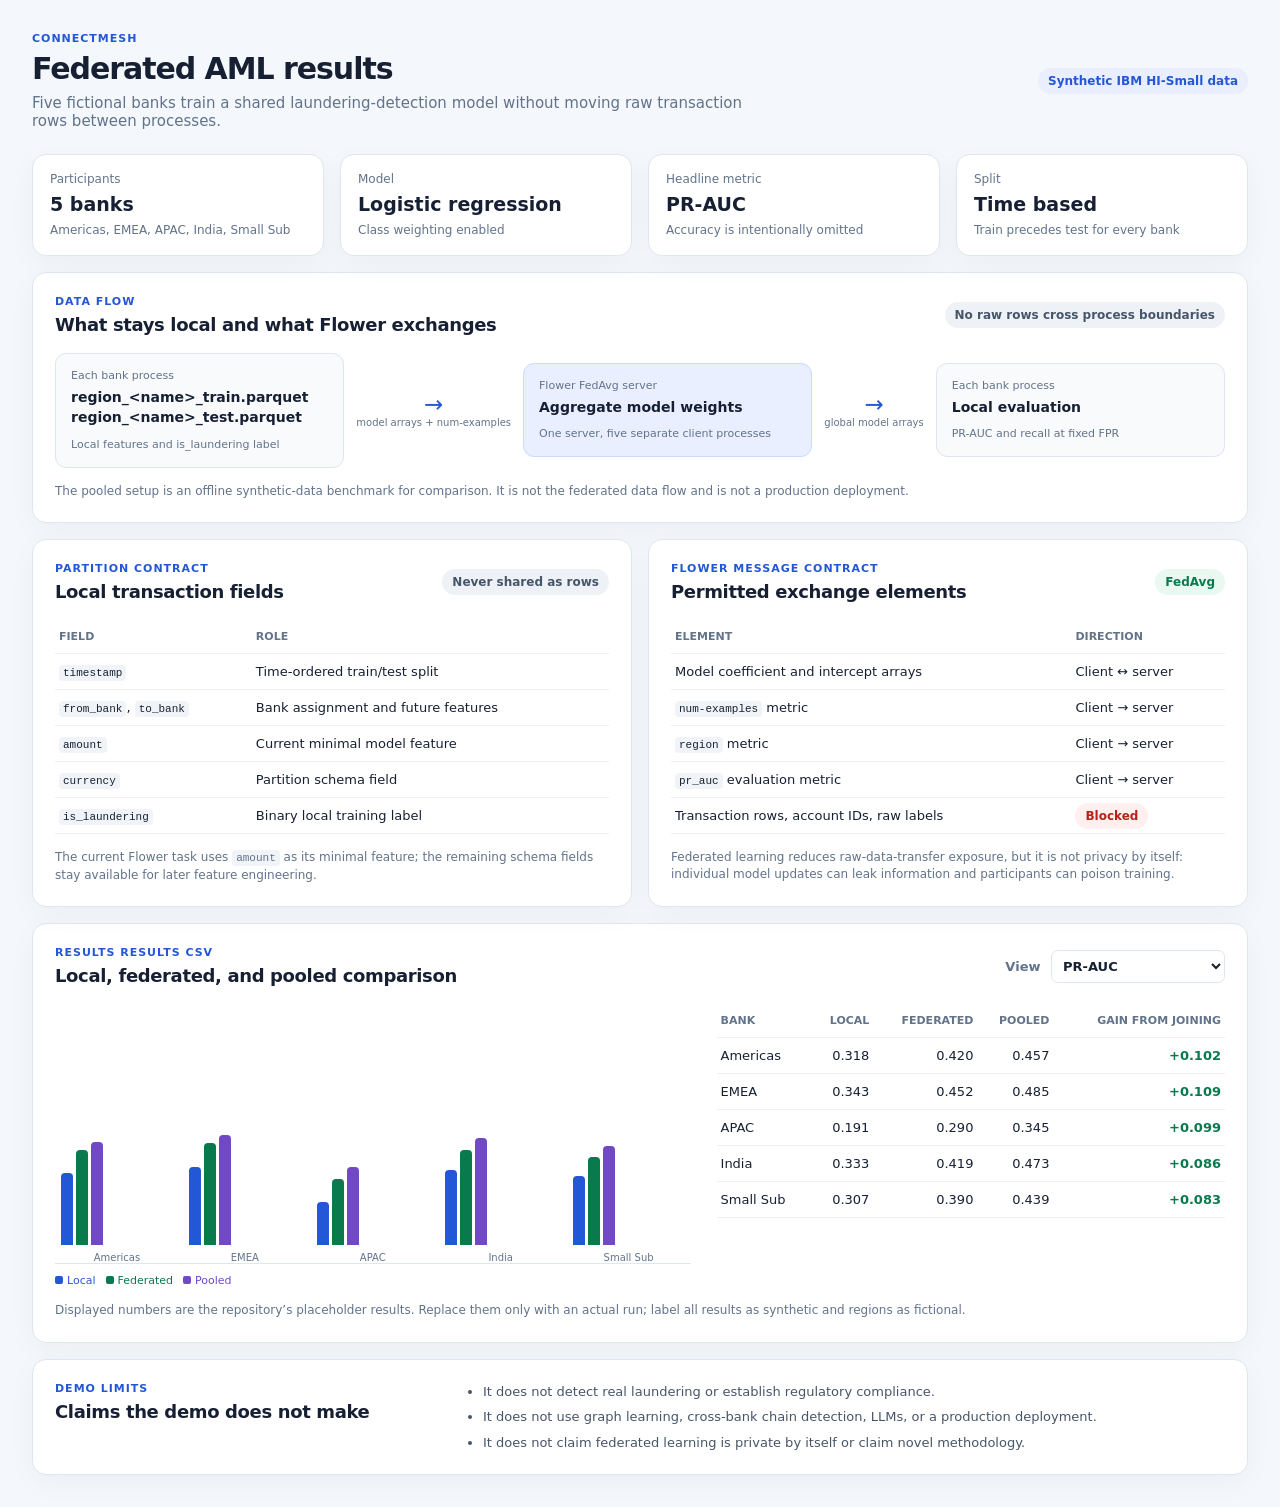
<file: index.html>
<!doctype html>
<html lang="en">
  <head>
    <meta charset="UTF-8" />
    <meta name="viewport" content="width=device-width, initial-scale=1.0" />
    <title>ConnectMesh Federated AML Demo</title>
    <link rel="stylesheet" href="styles.css" />
  </head>
  <body>
    <main class="app-shell">
      <header class="topbar">
        <div>
          <p class="eyebrow">ConnectMesh</p>
          <h1>Federated AML results</h1>
          <p class="subtitle">Five fictional banks train a shared laundering-detection model without moving raw transaction rows between processes.</p>
        </div>
        <span class="pill">Synthetic IBM HI-Small data</span>
      </header>

      <section class="metrics" aria-label="Experiment summary">
        <article><span>Participants</span><strong>5 banks</strong><small>Americas, EMEA, APAC, India, Small Sub</small></article>
        <article><span>Model</span><strong>Logistic regression</strong><small>Class weighting enabled</small></article>
        <article><span>Headline metric</span><strong>PR-AUC</strong><small>Accuracy is intentionally omitted</small></article>
        <article><span>Split</span><strong>Time based</strong><small>Train precedes test for every bank</small></article>
      </section>

      <section class="panel flow-panel">
        <div class="panel-heading"><div><p class="eyebrow">Data flow</p><h2>What stays local and what Flower exchanges</h2></div><span class="local-badge">No raw rows cross process boundaries</span></div>
        <div class="data-flow">
          <div class="flow-box local"><span>Each bank process</span><strong>region_&lt;name&gt;_train.parquet<br />region_&lt;name&gt;_test.parquet</strong><small>Local features and is_laundering label</small></div>
          <div class="arrow">→<small>model arrays + num-examples</small></div>
          <div class="flow-box grid"><span>Flower FedAvg server</span><strong>Aggregate model weights</strong><small>One server, five separate client processes</small></div>
          <div class="arrow">→<small>global model arrays</small></div>
          <div class="flow-box local"><span>Each bank process</span><strong>Local evaluation</strong><small>PR-AUC and recall at fixed FPR</small></div>
        </div>
        <p class="footnote">The pooled setup is an offline synthetic-data benchmark for comparison. It is not the federated data flow and is not a production deployment.</p>
      </section>

      <section class="content-grid">
        <article class="panel">
          <div class="panel-heading"><div><p class="eyebrow">Partition contract</p><h2>Local transaction fields</h2></div><span class="local-badge">Never shared as rows</span></div>
          <table>
            <thead><tr><th>Field</th><th>Role</th></tr></thead>
            <tbody>
              <tr><td><code>timestamp</code></td><td>Time-ordered train/test split</td></tr>
              <tr><td><code>from_bank</code>, <code>to_bank</code></td><td>Bank assignment and future features</td></tr>
              <tr><td><code>amount</code></td><td>Current minimal model feature</td></tr>
              <tr><td><code>currency</code></td><td>Partition schema field</td></tr>
              <tr><td><code>is_laundering</code></td><td>Binary local training label</td></tr>
            </tbody>
          </table>
          <p class="footnote">The current Flower task uses <code>amount</code> as its minimal feature; the remaining schema fields stay available for later feature engineering.</p>
        </article>

        <article class="panel">
          <div class="panel-heading"><div><p class="eyebrow">Flower message contract</p><h2>Permitted exchange elements</h2></div><span class="verified-badge">FedAvg</span></div>
          <table>
            <thead><tr><th>Element</th><th>Direction</th></tr></thead>
            <tbody>
              <tr><td>Model coefficient and intercept arrays</td><td>Client ↔ server</td></tr>
              <tr><td><code>num-examples</code> metric</td><td>Client → server</td></tr>
              <tr><td><code>region</code> metric</td><td>Client → server</td></tr>
              <tr><td><code>pr_auc</code> evaluation metric</td><td>Client → server</td></tr>
              <tr><td>Transaction rows, account IDs, raw labels</td><td><span class="blocked">Blocked</span></td></tr>
            </tbody>
          </table>
          <p class="footnote">Federated learning reduces raw-data-transfer exposure, but it is not privacy by itself: individual model updates can leak information and participants can poison training.</p>
        </article>
      </section>

      <section class="panel results-panel">
        <div class="panel-heading results-heading"><div><p class="eyebrow">results results csv</p><h2>Local, federated, and pooled comparison</h2></div><label>View <select id="metric-selector"><option value="pr_auc">PR-AUC</option><option value="recall_at_fpr">Recall at fixed FPR</option></select></label></div>
        <div class="chart-and-table">
          <div><div id="chart" class="chart" aria-label="Results grouped bar chart"></div><div class="legend"><span class="local">Local</span><span class="federated">Federated</span><span class="pooled">Pooled</span></div></div>
          <div class="table-wrap"><table id="results-table"><thead><tr><th>Bank</th><th>Local</th><th>Federated</th><th>Pooled</th><th>Gain from joining</th></tr></thead><tbody></tbody></table></div>
        </div>
        <p class="footnote">Displayed numbers are the repository’s placeholder results. Replace them only with an actual run; label all results as synthetic and regions as fictional.</p>
      </section>

      <section class="panel limits-panel">
        <div><p class="eyebrow">Demo limits</p><h2>Claims the demo does not make</h2></div>
        <ul><li>It does not detect real laundering or establish regulatory compliance.</li><li>It does not use graph learning, cross-bank chain detection, LLMs, or a production deployment.</li><li>It does not claim federated learning is private by itself or claim novel methodology.</li></ul>
      </section>
    </main>
    <script src="app.js"></script>
  </body>
</html>
</file>
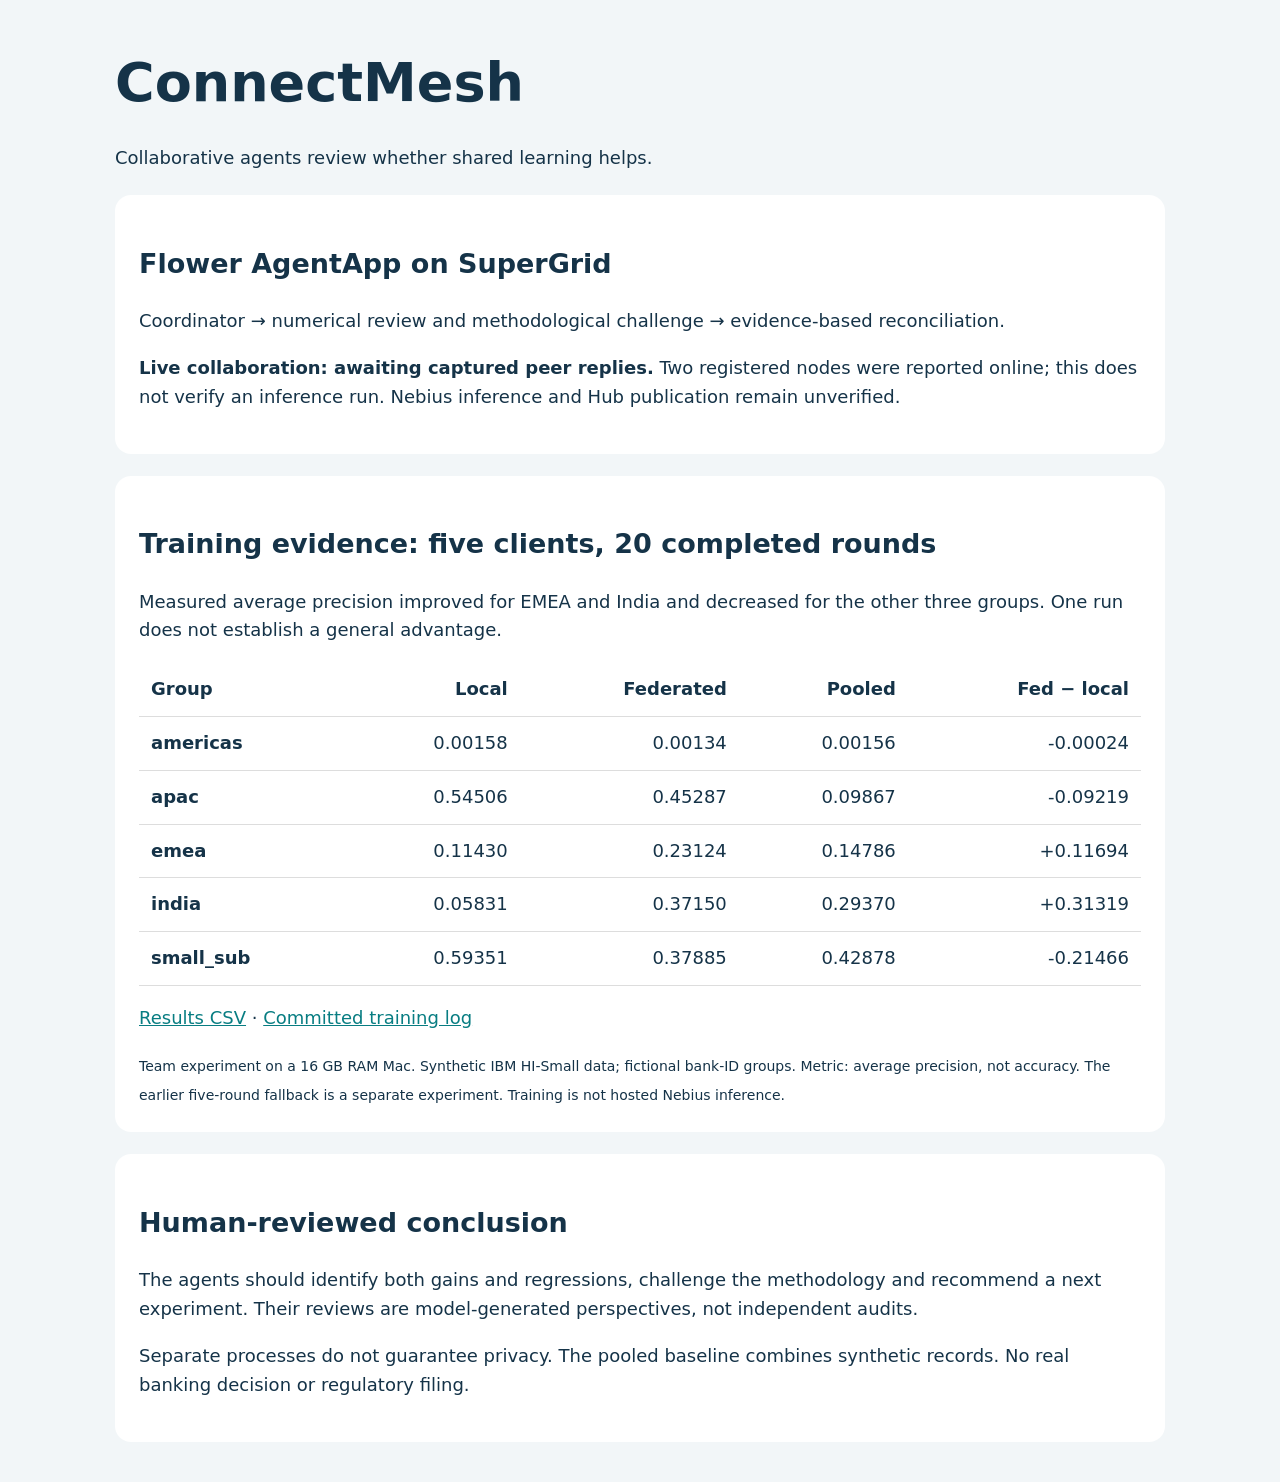
<file: docs/event-demo/index.html>
<!doctype html><html lang="en"><meta charset="utf-8"><meta name="viewport" content="width=device-width, initial-scale=1"><title>ConnectMesh — Agent evidence review</title><style>body{max-width:1050px;margin:40px auto;padding:0 24px;font:18px/1.6 system-ui;background:#f2f6f8;color:#153348}h1{font-size:54px;margin-bottom:0}section{background:white;padding:24px;border-radius:16px;margin:22px 0}table{width:100%;border-collapse:collapse}td,th{padding:12px;text-align:right;border-bottom:1px solid #ddd}th:first-child{text-align:left}a{color:#087d82}.table{overflow:auto}small{font-size:14px}</style><h1>ConnectMesh</h1><p>Collaborative agents review whether shared learning helps.</p><section><h2>Flower AgentApp on SuperGrid</h2><p>Coordinator → numerical review and methodological challenge → evidence-based reconciliation.</p><p><strong>Live collaboration: awaiting captured peer replies.</strong> Two registered nodes were reported online; this does not verify an inference run. Nebius inference and Hub publication remain unverified.</p></section><section><h2>Training evidence: five clients, 20 completed rounds</h2><p>Measured average precision improved for EMEA and India and decreased for the other three groups. One run does not establish a general advantage.</p><div class="table"><table><tr><th>Group</th><th>Local</th><th>Federated</th><th>Pooled</th><th>Fed − local</th></tr><tr><th>americas</th><td>0.00158</td><td>0.00134</td><td>0.00156</td><td>-0.00024</td></tr><tr><th>apac</th><td>0.54506</td><td>0.45287</td><td>0.09867</td><td>-0.09219</td></tr><tr><th>emea</th><td>0.11430</td><td>0.23124</td><td>0.14786</td><td>+0.11694</td></tr><tr><th>india</th><td>0.05831</td><td>0.37150</td><td>0.29370</td><td>+0.31319</td></tr><tr><th>small_sub</th><td>0.59351</td><td>0.37885</td><td>0.42878</td><td>-0.21466</td></tr></table></div><p><a href="results.csv">Results CSV</a> · <a href="https://github.com/Darshmello/ConnectMesh/blob/e74bc0a16dd028cb0f00284c4cf057c81bf002aa/results/runs/2026-09-29_federated_5bank/run.log">Committed training log</a></p><small>Team experiment on a 16 GB RAM Mac. Synthetic IBM HI-Small data; fictional bank-ID groups. Metric: average precision, not accuracy. The earlier five-round fallback is a separate experiment. Training is not hosted Nebius inference.</small></section><section><h2>Human-reviewed conclusion</h2><p>The agents should identify both gains and regressions, challenge the methodology and recommend a next experiment. Their reviews are model-generated perspectives, not independent audits.</p><p>Separate processes do not guarantee privacy. The pooled baseline combines synthetic records. No real banking decision or regulatory filing.</p></section></html>
</file>
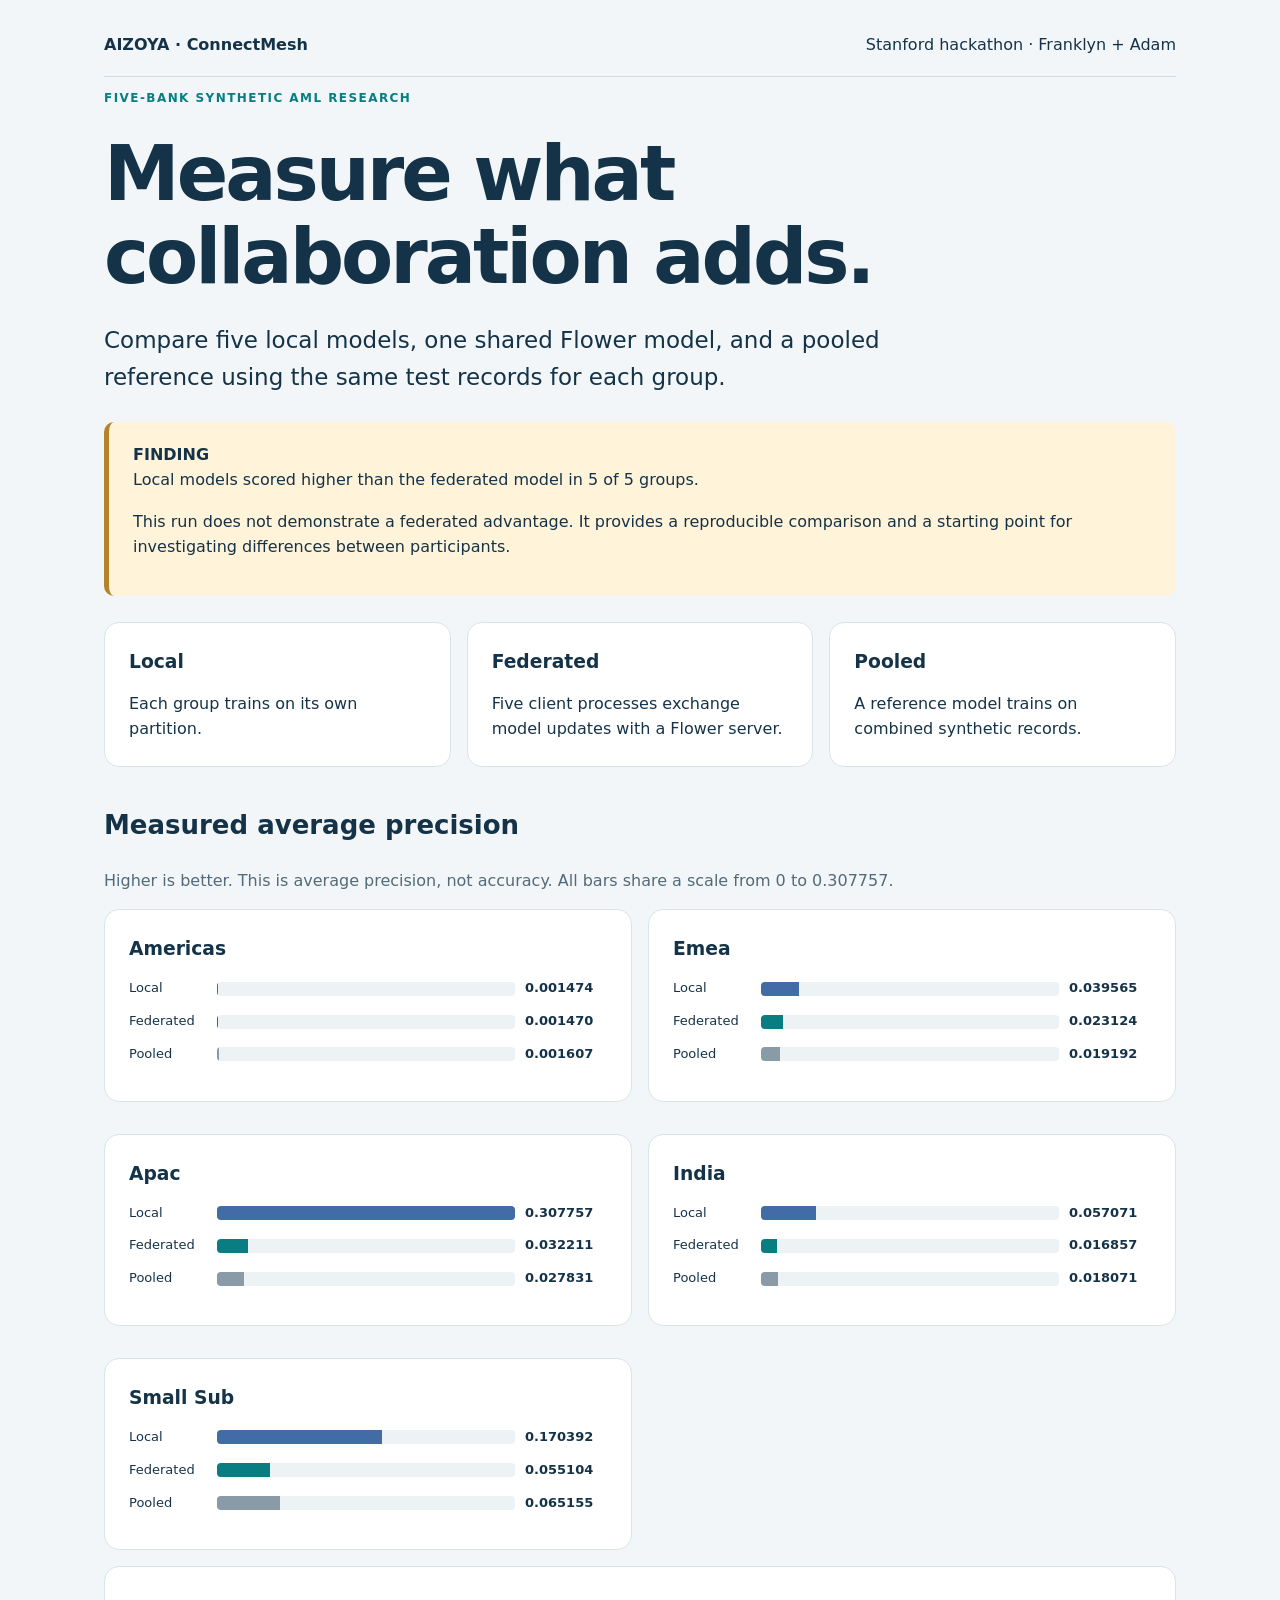
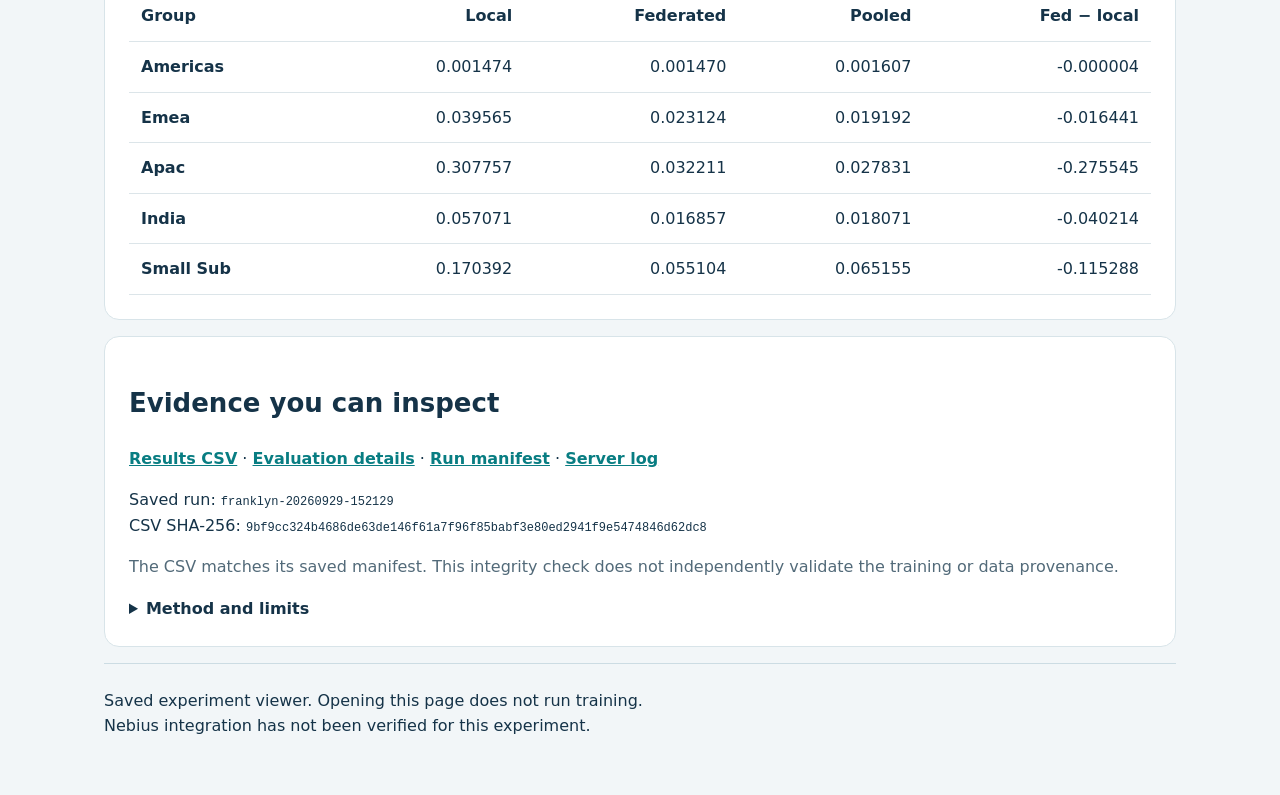
<file: docs/final-demo/index.html>
<!doctype html><html lang="en"><meta charset="utf-8">
<meta name="viewport" content="width=device-width, initial-scale=1">
<title>ConnectMesh | Measured Flower experiment</title><style>
*{box-sizing:border-box}body{margin:0;background:#f2f6f8;color:#153348;font:16px/1.6 system-ui}
main{max-width:1120px;margin:auto;padding:32px 24px}nav{display:flex;justify-content:space-between;gap:16px;flex-wrap:wrap;border-bottom:1px solid #ccdce3;padding-bottom:18px}
.eyebrow{color:#087d82;font-size:12px;letter-spacing:.12em;text-transform:uppercase;font-weight:700}
h1{font-size:clamp(42px,7vw,76px);letter-spacing:-3px;line-height:1.1;margin:24px 0 12px}h2{font-size:26px}h3{margin:0 0 14px}.lead{font-size:23px;max-width:820px}
.grid{display:grid;grid-template-columns:repeat(3,1fr);gap:16px}.charts{display:grid;grid-template-columns:1fr 1fr;gap:16px}
article,.panel{padding:24px;background:white;border:1px solid #d8e4e9;border-radius:15px;margin-bottom:16px}
.finding{background:#fff3da;border-left:5px solid #b58129;padding:20px 24px;border-radius:10px;margin:26px 0}
.bar{display:grid;grid-template-columns:78px 1fr 82px;gap:10px;align-items:center;font-size:13px;margin:12px 0}.track{height:14px;background:#edf2f5;border-radius:4px;overflow:hidden}.fill{height:100%}.local{background:#416ca5}.federated{background:#087d82}.pooled{background:#899ba7}
.scroll{overflow:auto}table{width:100%;border-collapse:collapse;min-width:630px}th,td{text-align:right;padding:12px;border-bottom:1px solid #dce5e9;font-variant-numeric:tabular-nums}th:first-child{text-align:left}small,.muted{color:#526a79}a{color:#087d82;font-weight:650}code{overflow-wrap:anywhere;font-size:12px}footer{border-top:1px solid #ccdce3;padding:24px 0}summary{cursor:pointer;font-weight:700}
@media(max-width:700px){.grid,.charts{grid-template-columns:1fr}main{padding:20px 14px}.bar{grid-template-columns:70px 1fr 75px}}@media print{article{break-inside:avoid}}
</style><main><nav><b>AIZOYA · ConnectMesh</b><span>Stanford hackathon · Franklyn + Adam</span></nav>
<header><p class="eyebrow">Five-bank synthetic AML research</p><h1>Measure what<br>collaboration adds.</h1><p class="lead">Compare five local models, one shared Flower model, and a pooled reference using the same test records for each group.</p></header>
<div class="finding"><strong>FINDING</strong><br>Local models scored higher than the federated model in 5 of 5 groups.<p>This run does not demonstrate a federated advantage. It provides a reproducible comparison and a starting point for investigating differences between participants.</p></div>
<div class="grid"><article><h3>Local</h3>Each group trains on its own partition.</article><article><h3>Federated</h3>Five client processes exchange model updates with a Flower server.</article><article><h3>Pooled</h3>A reference model trains on combined synthetic records.</article></div>
<h2>Measured average precision</h2><p class="muted">Higher is better. This is average precision, not accuracy. All bars share a scale from 0 to 0.307757.</p><div class="charts"><article><h3>Americas</h3><div class="bar"><span>Local</span><div class="track"><div class="fill local" style="width:0.4789%"></div></div><b>0.001474</b></div><div class="bar"><span>Federated</span><div class="track"><div class="fill federated" style="width:0.4776%"></div></div><b>0.001470</b></div><div class="bar"><span>Pooled</span><div class="track"><div class="fill pooled" style="width:0.5222%"></div></div><b>0.001607</b></div></article><article><h3>Emea</h3><div class="bar"><span>Local</span><div class="track"><div class="fill local" style="width:12.8560%"></div></div><b>0.039565</b></div><div class="bar"><span>Federated</span><div class="track"><div class="fill federated" style="width:7.5138%"></div></div><b>0.023124</b></div><div class="bar"><span>Pooled</span><div class="track"><div class="fill pooled" style="width:6.2361%"></div></div><b>0.019192</b></div></article><article><h3>Apac</h3><div class="bar"><span>Local</span><div class="track"><div class="fill local" style="width:100.0000%"></div></div><b>0.307757</b></div><div class="bar"><span>Federated</span><div class="track"><div class="fill federated" style="width:10.4665%"></div></div><b>0.032211</b></div><div class="bar"><span>Pooled</span><div class="track"><div class="fill pooled" style="width:9.0432%"></div></div><b>0.027831</b></div></article><article><h3>India</h3><div class="bar"><span>Local</span><div class="track"><div class="fill local" style="width:18.5441%"></div></div><b>0.057071</b></div><div class="bar"><span>Federated</span><div class="track"><div class="fill federated" style="width:5.4772%"></div></div><b>0.016857</b></div><div class="bar"><span>Pooled</span><div class="track"><div class="fill pooled" style="width:5.8717%"></div></div><b>0.018071</b></div></article><article><h3>Small Sub</h3><div class="bar"><span>Local</span><div class="track"><div class="fill local" style="width:55.3658%"></div></div><b>0.170392</b></div><div class="bar"><span>Federated</span><div class="track"><div class="fill federated" style="width:17.9051%"></div></div><b>0.055104</b></div><div class="bar"><span>Pooled</span><div class="track"><div class="fill pooled" style="width:21.1710%"></div></div><b>0.065155</b></div></article></div>
<section class="panel scroll"><table><thead><tr><th>Group</th><th>Local</th><th>Federated</th><th>Pooled</th><th>Fed − local</th></tr></thead><tbody><tr><th>Americas</th><td>0.001474</td><td>0.001470</td><td>0.001607</td><td>-0.000004</td></tr><tr><th>Emea</th><td>0.039565</td><td>0.023124</td><td>0.019192</td><td>-0.016441</td></tr><tr><th>Apac</th><td>0.307757</td><td>0.032211</td><td>0.027831</td><td>-0.275545</td></tr><tr><th>India</th><td>0.057071</td><td>0.016857</td><td>0.018071</td><td>-0.040214</td></tr><tr><th>Small Sub</th><td>0.170392</td><td>0.055104</td><td>0.065155</td><td>-0.115288</td></tr></tbody></table></section>
<section class="panel"><h2>Evidence you can inspect</h2><p><a href="results.csv">Results CSV</a> · <a href="details.json">Evaluation details</a> · <a href="manifest.json">Run manifest</a> · <a href="server.log">Server log</a></p><p>Saved run: <code>franklyn-20260929-152129</code><br>CSV SHA-256: <code>9bf9cc324b4686de63de146f61a7f96f85babf3e80ed2941f9e5474846d62dc8</code></p><p class="muted">The CSV matches its saved manifest. This integrity check does not independently validate the training or data provenance.</p>
<details><summary>Method and limits</summary><p>Five clients, five rounds, 37 fixed features, class-weighted logistic regression. Temporal train/test partitions; optimization convergence is not guaranteed. Feature exploration followed earlier test inspection, so this is exploratory evidence.</p><p>Team-provided IBM-derived synthetic partitions; original provenance not independently verified. Group names are fictional bank-ID buckets, not verified geographic locations.</p><p>Recall thresholds use training negatives. Actual test false-positive rates are recorded in evaluation details and may differ from 1%.</p><p>Separate processes on one laptop are not secure isolation. Model updates can leak information. These findings do not establish production AML performance or regulatory compliance.</p></details></section>
<footer>Saved experiment viewer. Opening this page does not run training.<br>Nebius integration has not been verified for this experiment.</footer></main>
</file>
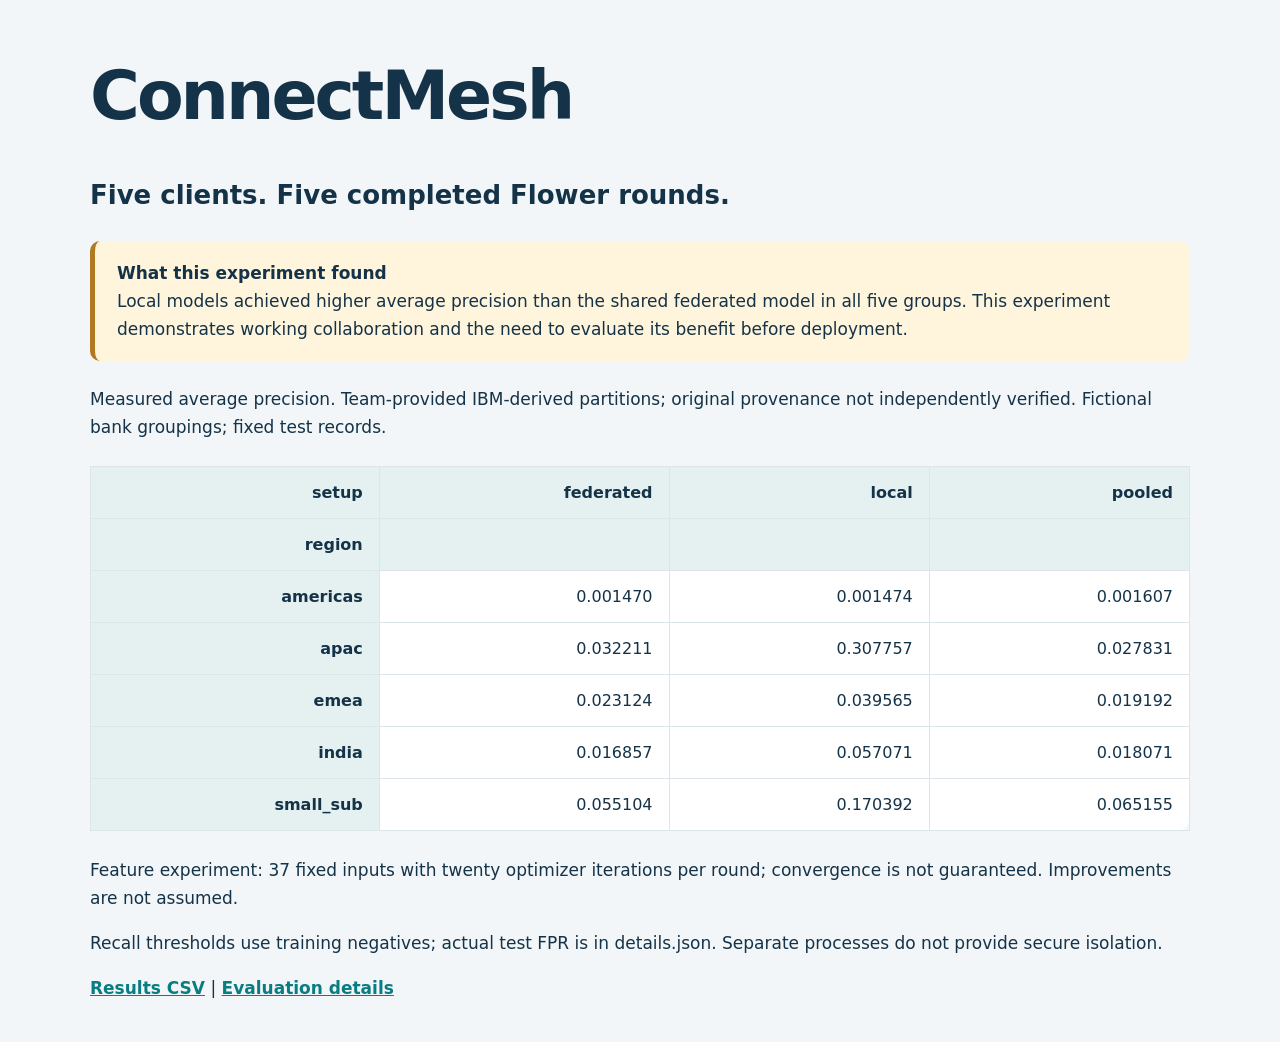
<file: docs/handoff/franklyn-20260929-152129/index.html>
<html><meta name="viewport" content="width=device-width,initial-scale=1"><style>body{font:18px system-ui;background:#eef5f6;color:#153348;margin:5%}table{background:white;border-collapse:collapse}td,th{padding:16px}a{color:teal}</style>
<style id="connectmesh-polish">
body{max-width:1100px;margin:40px auto;padding:0 24px;
font:17px/1.65 system-ui;background:#f2f6f8;color:#153348}
h1{font-size:clamp(42px,7vw,68px);letter-spacing:-3px;margin-bottom:8px}
h2{font-size:26px}table{width:100%;border-collapse:collapse;
background:white;border-radius:14px;margin:25px 0}
th,td{padding:16px;border:1px solid #dce5e9;text-align:right}
th{background:#e5f0f1}a{color:#087d82;font-weight:700}
.finding{background:#fff4dc;border-left:5px solid #b07b20;
padding:18px 22px;border-radius:10px;margin:24px 0}
@media(max-width:650px){body{padding:0 12px}th,td{padding:8px;font-size:13px}}
</style>
<h1>ConnectMesh</h1><h2>Five clients. Five completed Flower rounds.</h2>
<div class="finding"><strong>What this experiment found</strong><br>
Local models achieved higher average precision than the shared federated
model in all five groups. This experiment demonstrates working collaboration
and the need to evaluate its benefit before deployment.</div>
<p>Measured average precision. Team-provided IBM-derived partitions; original provenance not independently verified. Fictional bank groupings; fixed test records.</p><table border="1" class="dataframe">
  <thead>
    <tr style="text-align: right;">
      <th>setup</th>
      <th>federated</th>
      <th>local</th>
      <th>pooled</th>
    </tr>
    <tr>
      <th>region</th>
      <th></th>
      <th></th>
      <th></th>
    </tr>
  </thead>
  <tbody>
    <tr>
      <th>americas</th>
      <td>0.001470</td>
      <td>0.001474</td>
      <td>0.001607</td>
    </tr>
    <tr>
      <th>apac</th>
      <td>0.032211</td>
      <td>0.307757</td>
      <td>0.027831</td>
    </tr>
    <tr>
      <th>emea</th>
      <td>0.023124</td>
      <td>0.039565</td>
      <td>0.019192</td>
    </tr>
    <tr>
      <th>india</th>
      <td>0.016857</td>
      <td>0.057071</td>
      <td>0.018071</td>
    </tr>
    <tr>
      <th>small_sub</th>
      <td>0.055104</td>
      <td>0.170392</td>
      <td>0.065155</td>
    </tr>
  </tbody>
</table><p>Feature experiment: 37 fixed inputs with twenty optimizer iterations per round; convergence is not guaranteed. Improvements are not assumed.</p><p>Recall thresholds use training negatives; actual test FPR is in details.json. Separate processes do not provide secure isolation.</p><p><a href="results.csv">Results CSV</a> | <a href="details.json">Evaluation details</a></p>
</file>
<file: styles.css>
:root{--ink:#172033;--muted:#62738a;--line:#dfe6ef;--surface:#fff;--canvas:#f4f7fb;--blue:#2457d6;--blue-soft:#e9efff;--green:#087a4d;--green-soft:#e9f8f0;--red:#b42318;--red-soft:#fff0ef;--purple:#7048c8}*{box-sizing:border-box}body{margin:0;background:var(--canvas);color:var(--ink);font-family:Inter,ui-sans-serif,system-ui,-apple-system,BlinkMacSystemFont,"Segoe UI",sans-serif}.app-shell{max-width:1440px;margin:0 auto;padding:32px}.topbar,.panel-heading,.results-heading,.data-flow{display:flex;align-items:center}.topbar{justify-content:space-between;gap:24px;margin-bottom:24px}h1,h2,p{margin:0}h1{font-size:30px;letter-spacing:-.035em}h2{font-size:18px;letter-spacing:-.02em}.eyebrow{color:var(--blue);font-size:11px;font-weight:800;letter-spacing:.09em;margin-bottom:6px;text-transform:uppercase}.subtitle{color:var(--muted);font-size:15px;margin-top:8px;max-width:720px}.pill,.local-badge,.verified-badge,.blocked{border-radius:999px;font-size:12px;font-weight:750;padding:6px 10px;white-space:nowrap}.pill{background:var(--blue-soft);color:var(--blue)}.local-badge{background:#eef2f7;color:#475569}.verified-badge{background:var(--green-soft);color:var(--green)}.blocked{background:var(--red-soft);color:var(--red)}.metrics{display:grid;gap:16px;grid-template-columns:repeat(4,1fr);margin-bottom:16px}.metrics article,.panel{background:var(--surface);border:1px solid var(--line);border-radius:14px;box-shadow:0 8px 28px rgba(31,51,87,.04)}.metrics article{padding:17px}.metrics span{color:var(--muted);display:block;font-size:12px}.metrics strong{display:block;font-size:19px;margin:7px 0 4px}.metrics small{color:var(--muted);font-size:12px}.panel{padding:22px}.panel-heading{justify-content:space-between;gap:16px;margin-bottom:18px}.flow-panel{margin-bottom:16px}.data-flow{gap:12px}.flow-box{border:1px solid var(--line);border-radius:11px;flex:1;padding:15px}.flow-box.local{background:#f8fafc}.flow-box.grid{background:var(--blue-soft);border-color:#cbd9ff}.flow-box span{color:var(--muted);display:block;font-size:11px}.flow-box strong{display:block;font-size:14px;line-height:1.45;margin:5px 0}.flow-box small{color:var(--muted);font-size:11px}.arrow{color:var(--blue);font-size:23px;text-align:center}.arrow small{color:var(--muted);display:block;font-size:10px;line-height:1.2;min-width:92px}.footnote{color:var(--muted);font-size:12px;line-height:1.45;margin-top:15px}.content-grid{display:grid;gap:16px;grid-template-columns:1fr 1fr;margin-bottom:16px}table{border-collapse:collapse;font-size:13px;width:100%}th,td{border-bottom:1px solid #edf1f6;padding:10px 4px;text-align:left}th{color:var(--muted);font-size:11px;text-transform:uppercase}code{background:#f0f4f8;border-radius:4px;font-family:ui-monospace,SFMono-Regular,Menlo,monospace;font-size:11px;padding:2px 4px}.results-panel{margin-bottom:16px}.results-heading label{color:var(--muted);font-size:13px;font-weight:700}.results-heading select{background:#fff;border:1px solid var(--line);border-radius:7px;color:var(--ink);font:inherit;margin-left:6px;padding:7px}.chart-and-table{display:grid;gap:26px;grid-template-columns:1.25fr 1fr}.chart{align-items:end;border-bottom:1px solid var(--line);display:flex;gap:16px;height:260px;padding:14px 6px 0}.bank-bars{display:flex;flex:1;flex-direction:column;gap:7px;height:100%;justify-content:end;min-width:54px}.bars{align-items:end;display:flex;flex:1;gap:3px}.bar{border-radius:4px 4px 0 0;min-width:12px;position:relative}.bar:hover::after{background:var(--ink);border-radius:5px;color:#fff;content:attr(data-value);font-size:10px;left:50%;padding:4px 5px;position:absolute;top:-25px;transform:translateX(-50%)}.bar.local{background:var(--blue)}.bar.federated{background:var(--green)}.bar.pooled{background:var(--purple)}.bank-label{color:var(--muted);font-size:10px;text-align:center}.legend{color:var(--muted);display:flex;gap:10px;font-size:11px;margin-top:10px}.legend span::before{background:currentColor;border-radius:2px;content:"";display:inline-block;height:8px;margin-right:4px;width:8px}.legend .local{color:var(--blue)}.legend .federated{color:var(--green)}.legend .pooled{color:var(--purple)}.table-wrap{overflow-x:auto}#results-table td:not(:first-child),#results-table th:not(:first-child){text-align:right}.gain{color:var(--green);font-weight:800}.limits-panel{align-items:flex-start;display:grid;gap:30px;grid-template-columns:1fr 2fr}.limits-panel ul{color:#475569;font-size:13px;line-height:1.5;margin:0;padding-left:18px}.limits-panel li+li{margin-top:6px}@media(max-width:900px){.metrics{grid-template-columns:1fr 1fr}.content-grid,.chart-and-table,.limits-panel{grid-template-columns:1fr}.data-flow{align-items:stretch;flex-direction:column}.arrow{transform:rotate(90deg)}.topbar{align-items:flex-start;flex-direction:column}}@media(max-width:560px){.app-shell{padding:18px}.metrics{grid-template-columns:1fr}.results-heading{align-items:flex-start;flex-direction:column}}
</file>
